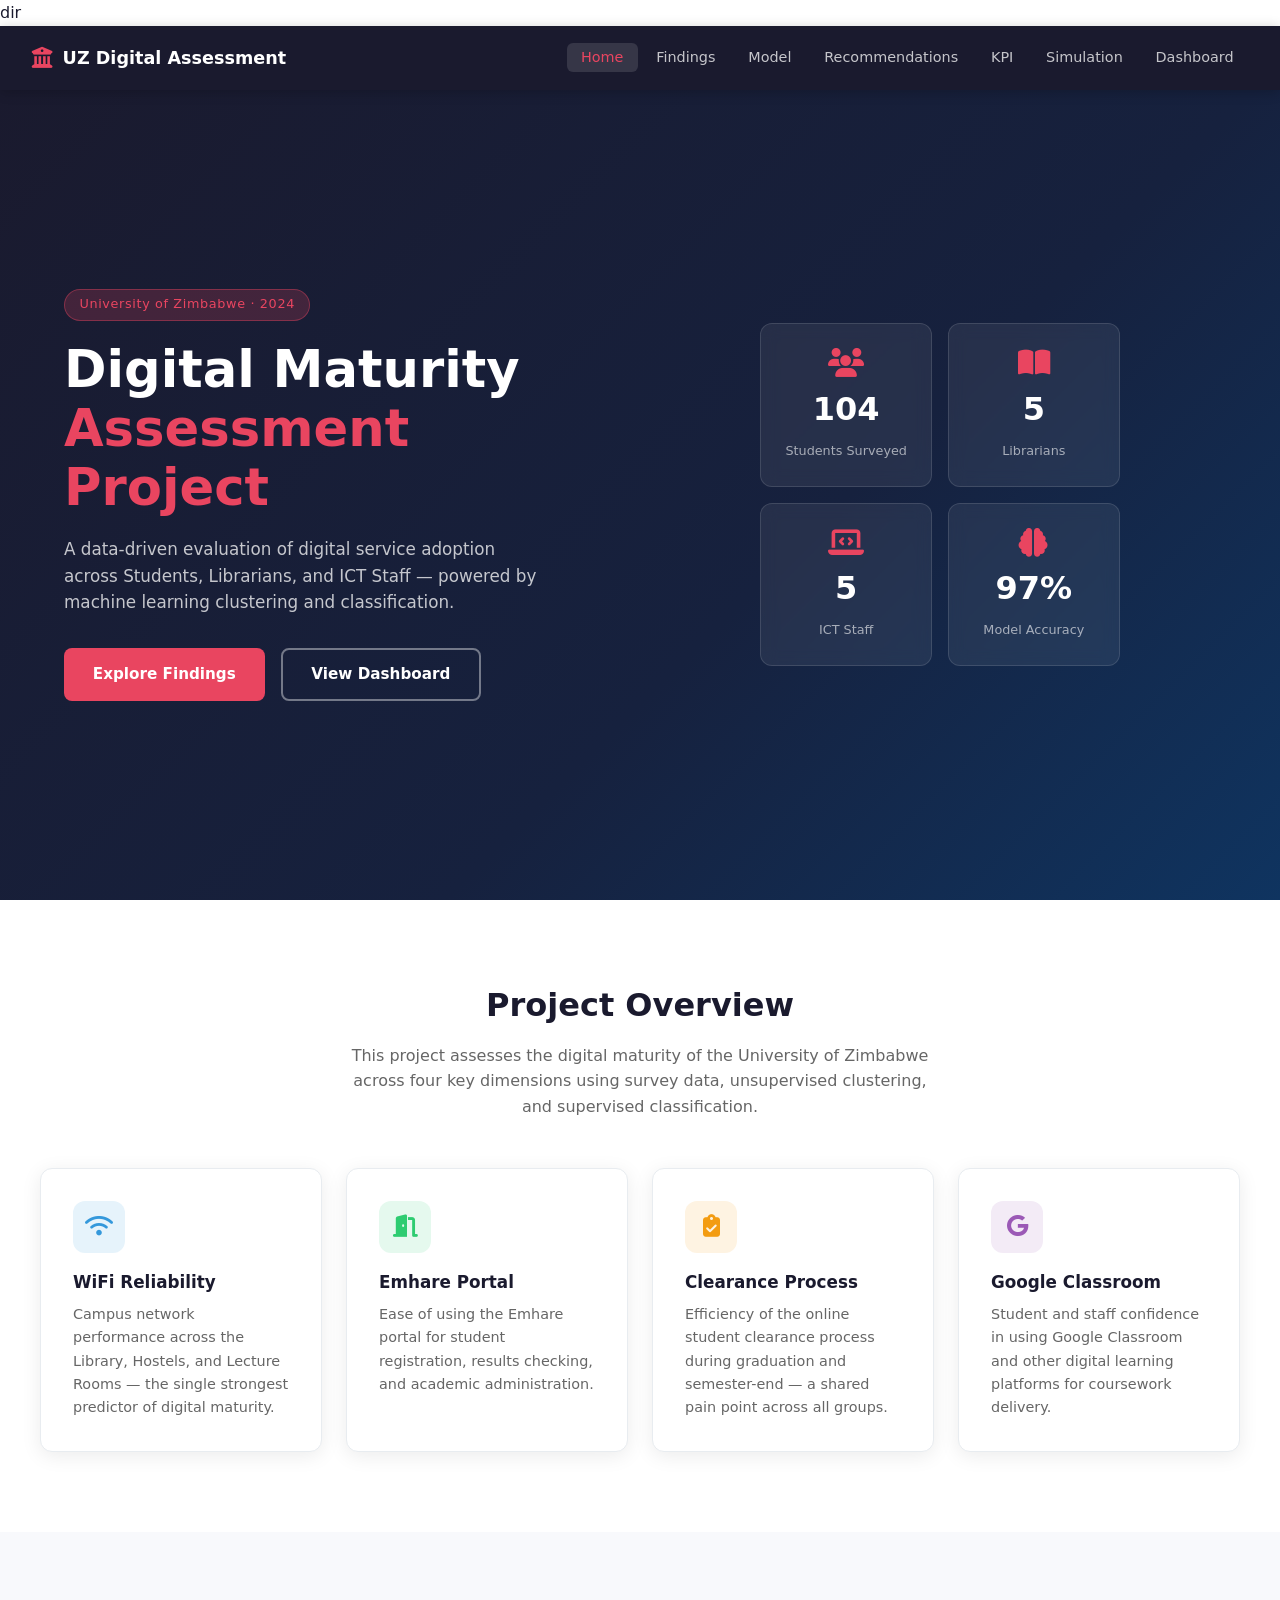
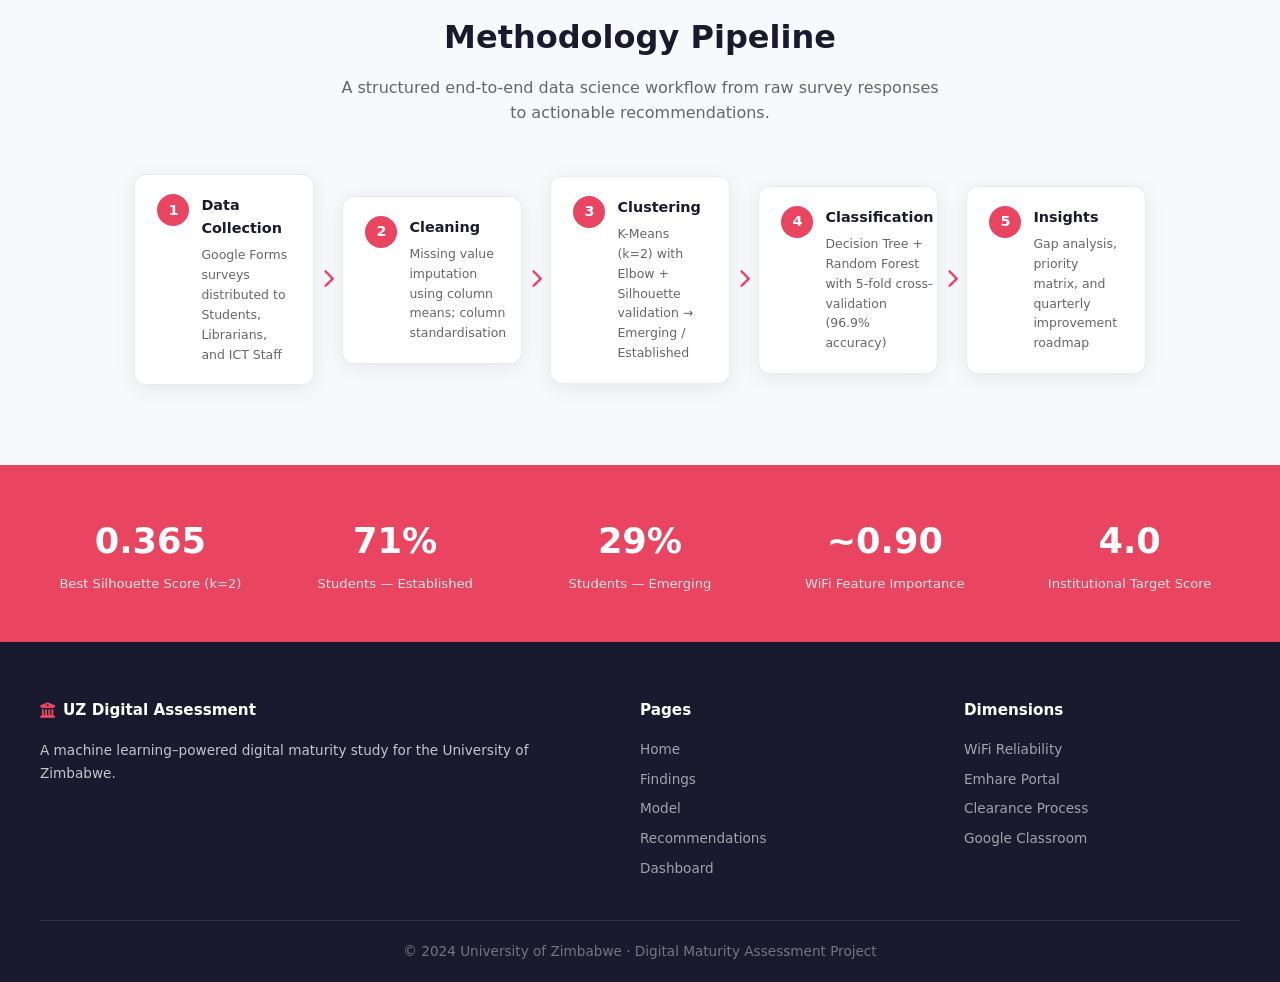
<file: index.html>
dir<!DOCTYPE html>
<html lang="en">
<head>
  <meta charset="UTF-8" />
  <meta name="viewport" content="width=device-width, initial-scale=1.0" />
  <title>UZ Digital Maturity Assessment</title>
  <link rel="stylesheet" href="css/style.css" />
  <link rel="stylesheet" href="https://cdnjs.cloudflare.com/ajax/libs/font-awesome/6.5.0/css/all.min.css" />
</head>
<body>

  <!-- NAV -->
  <nav class="navbar">
    <div class="nav-brand">
      <i class="fas fa-university"></i>
      <span>UZ Digital Assessment</span>
    </div>
    <ul class="nav-links">
      <li><a href="index.html" class="active">Home</a></li>
      <li><a href="findings.html">Findings</a></li>
      <li><a href="model.html">Model</a></li>
      <li><a href="recommendations.html">Recommendations</a></li>
      <li><a href="kpi.html">KPI</a></li>
      <li><a href="simulation.html">Simulation</a></li>
      <li><a href="dashboard.html">Dashboard</a></li>
    </ul>
    <button class="hamburger" id="hamburger"><i class="fas fa-bars"></i></button>
  </nav>

  <!-- HERO -->
  <header class="hero">
    <div class="hero-content">
      <span class="hero-badge">University of Zimbabwe · 2024</span>
      <h1>Digital Maturity<br /><span class="accent">Assessment Project</span></h1>
      <p>A data-driven evaluation of digital service adoption across Students, Librarians, and ICT Staff — powered by machine learning clustering and classification.</p>
      <div class="hero-btns">
        <a href="findings.html" class="btn btn-primary">Explore Findings</a>
        <a href="dashboard.html" class="btn btn-outline">View Dashboard</a>
      </div>
    </div>
    <div class="hero-visual">
      <div class="stat-cards">
        <div class="stat-card">
          <i class="fas fa-users"></i>
          <span class="stat-num">104</span>
          <span class="stat-label">Students Surveyed</span>
        </div>
        <div class="stat-card">
          <i class="fas fa-book-open"></i>
          <span class="stat-num">5</span>
          <span class="stat-label">Librarians</span>
        </div>
        <div class="stat-card">
          <i class="fas fa-laptop-code"></i>
          <span class="stat-num">5</span>
          <span class="stat-label">ICT Staff</span>
        </div>
        <div class="stat-card">
          <i class="fas fa-brain"></i>
          <span class="stat-num">96.9%</span>
          <span class="stat-label">Model Accuracy</span>
        </div>
      </div>
    </div>
  </header>

  <!-- OVERVIEW SECTION -->
  <section class="section">
    <div class="container">
      <div class="section-header">
        <h2>Project Overview</h2>
        <p>This project assesses the digital maturity of the University of Zimbabwe across four key dimensions using survey data, unsupervised clustering, and supervised classification.</p>
      </div>
      <div class="cards-grid">
        <div class="card">
          <div class="card-icon blue"><i class="fas fa-wifi"></i></div>
          <h3>WiFi Reliability</h3>
          <p>Campus network performance across the Library, Hostels, and Lecture Rooms — the single strongest predictor of digital maturity.</p>
        </div>
        <div class="card">
          <div class="card-icon green"><i class="fas fa-portal-enter fas fa-door-open"></i></div>
          <h3>Emhare Portal</h3>
          <p>Ease of using the Emhare portal for student registration, results checking, and academic administration.</p>
        </div>
        <div class="card">
          <div class="card-icon orange"><i class="fas fa-clipboard-check"></i></div>
          <h3>Clearance Process</h3>
          <p>Efficiency of the online student clearance process during graduation and semester-end — a shared pain point across all groups.</p>
        </div>
        <div class="card">
          <div class="card-icon purple"><i class="fab fa-google"></i></div>
          <h3>Google Classroom</h3>
          <p>Student and staff confidence in using Google Classroom and other digital learning platforms for coursework delivery.</p>
        </div>
      </div>
    </div>
  </section>

  <!-- METHODOLOGY -->
  <section class="section bg-light">
    <div class="container">
      <div class="section-header">
        <h2>Methodology Pipeline</h2>
        <p>A structured end-to-end data science workflow from raw survey responses to actionable recommendations.</p>
      </div>
      <div class="pipeline">
        <div class="pipeline-step">
          <div class="step-num">1</div>
          <div class="step-body">
            <h4>Data Collection</h4>
            <p>Google Forms surveys distributed to Students, Librarians, and ICT Staff</p>
          </div>
        </div>
        <div class="pipeline-arrow"><i class="fas fa-chevron-right"></i></div>
        <div class="pipeline-step">
          <div class="step-num">2</div>
          <div class="step-body">
            <h4>Cleaning</h4>
            <p>Missing value imputation using column means; column standardisation</p>
          </div>
        </div>
        <div class="pipeline-arrow"><i class="fas fa-chevron-right"></i></div>
        <div class="pipeline-step">
          <div class="step-num">3</div>
          <div class="step-body">
            <h4>Clustering</h4>
            <p>K-Means (k=2) with Elbow + Silhouette validation → Emerging / Established</p>
          </div>
        </div>
        <div class="pipeline-arrow"><i class="fas fa-chevron-right"></i></div>
        <div class="pipeline-step">
          <div class="step-num">4</div>
          <div class="step-body">
            <h4>Classification</h4>
            <p>Decision Tree + Random Forest with 5-fold cross-validation (96.9% accuracy)</p>
          </div>
        </div>
        <div class="pipeline-arrow"><i class="fas fa-chevron-right"></i></div>
        <div class="pipeline-step">
          <div class="step-num">5</div>
          <div class="step-body">
            <h4>Insights</h4>
            <p>Gap analysis, priority matrix, and quarterly improvement roadmap</p>
          </div>
        </div>
      </div>
    </div>
  </section>

  <!-- KEY RESULTS STRIP -->
  <section class="results-strip">
    <div class="container">
      <div class="results-grid">
        <div class="result-item">
          <span class="result-num">0.365</span>
          <span class="result-label">Best Silhouette Score (k=2)</span>
        </div>
        <div class="result-item">
          <span class="result-num">71%</span>
          <span class="result-label">Students — Established</span>
        </div>
        <div class="result-item">
          <span class="result-num">29%</span>
          <span class="result-label">Students — Emerging</span>
        </div>
        <div class="result-item">
          <span class="result-num">~0.90</span>
          <span class="result-label">WiFi Feature Importance</span>
        </div>
        <div class="result-item">
          <span class="result-num">4.0</span>
          <span class="result-label">Institutional Target Score</span>
        </div>
      </div>
    </div>
  </section>

  <!-- FOOTER -->
  <footer class="footer">
    <div class="container">
      <div class="footer-grid">
        <div>
          <h4><i class="fas fa-university"></i> UZ Digital Assessment</h4>
          <p>A machine learning–powered digital maturity study for the University of Zimbabwe.</p>
        </div>
        <div>
          <h4>Pages</h4>
          <ul>
            <li><a href="index.html">Home</a></li>
            <li><a href="findings.html">Findings</a></li>
            <li><a href="model.html">Model</a></li>
            <li><a href="recommendations.html">Recommendations</a></li>
            <li><a href="dashboard.html">Dashboard</a></li>
          </ul>
        </div>
        <div>
          <h4>Dimensions</h4>
          <ul>
            <li>WiFi Reliability</li>
            <li>Emhare Portal</li>
            <li>Clearance Process</li>
            <li>Google Classroom</li>
          </ul>
        </div>
      </div>
      <div class="footer-bottom">
        <p>&copy; 2024 University of Zimbabwe · Digital Maturity Assessment Project</p>
      </div>
    </div>
  </footer>

  <script src="js/main.js"></script>
</body>
</html>
</file>
<file: css/style.css>
/* ===== RESET & BASE ===== */
*, *::before, *::after { box-sizing: border-box; margin: 0; padding: 0; }
html { scroll-behavior: smooth; }
body { font-family: 'Segoe UI', system-ui, sans-serif; color: #1a1a2e; background: #fff; line-height: 1.6; }
a { text-decoration: none; color: inherit; }
ul { list-style: none; }
img { max-width: 100%; }

/* ===== VARIABLES ===== */
:root {
  --primary: #1a1a2e;
  --accent: #e94560;
  --blue: #3498db;
  --green: #2ecc71;
  --orange: #f39c12;
  --purple: #9b59b6;
  --red: #e74c3c;
  --light-bg: #f8f9fc;
  --border: #e8ecf0;
  --shadow: 0 4px 20px rgba(0,0,0,0.08);
  --radius: 12px;
}

/* ===== NAVBAR ===== */
.navbar {
  position: sticky; top: 0; z-index: 100;
  display: flex; align-items: center; justify-content: space-between;
  padding: 0 2rem; height: 64px;
  background: #1a1a2e; color: #fff;
  box-shadow: 0 2px 12px rgba(0,0,0,0.2);
}
.nav-brand { display: flex; align-items: center; gap: 0.6rem; font-size: 1.1rem; font-weight: 700; }
.nav-brand i { color: var(--accent); font-size: 1.3rem; }
.nav-links { display: flex; gap: 0.25rem; }
.nav-links a {
  padding: 0.4rem 0.9rem; border-radius: 6px;
  font-size: 0.9rem; color: rgba(255,255,255,0.75);
  transition: all 0.2s;
}
.nav-links a:hover, .nav-links a.active {
  background: rgba(255,255,255,0.12); color: #fff;
}
.nav-links a.active { color: var(--accent); }
.hamburger { display: none; background: none; border: none; color: #fff; font-size: 1.3rem; cursor: pointer; }

/* ===== HERO ===== */
.hero {
  display: flex; align-items: center; justify-content: space-between;
  gap: 3rem; padding: 5rem 4rem;
  background: linear-gradient(135deg, #1a1a2e 0%, #16213e 60%, #0f3460 100%);
  color: #fff; min-height: 90vh;
}
.hero-content { flex: 1; max-width: 560px; }
.hero-badge {
  display: inline-block; padding: 0.3rem 0.9rem;
  background: rgba(233,69,96,0.2); border: 1px solid rgba(233,69,96,0.4);
  border-radius: 20px; font-size: 0.8rem; color: #e94560;
  margin-bottom: 1.2rem; letter-spacing: 0.05em;
}
.hero h1 { font-size: clamp(2rem, 4vw, 3.2rem); font-weight: 800; line-height: 1.15; margin-bottom: 1.2rem; }
.hero h1 .accent { color: var(--accent); }
.hero p { font-size: 1.05rem; color: rgba(255,255,255,0.75); margin-bottom: 2rem; max-width: 480px; }
.hero-btns { display: flex; gap: 1rem; flex-wrap: wrap; }
.btn {
  padding: 0.75rem 1.8rem; border-radius: 8px;
  font-size: 0.95rem; font-weight: 600; cursor: pointer;
  transition: all 0.2s; display: inline-flex; align-items: center; gap: 0.4rem;
}
.btn-primary { background: var(--accent); color: #fff; }
.btn-primary:hover { background: #c73652; transform: translateY(-2px); }
.btn-outline { border: 2px solid rgba(255,255,255,0.4); color: #fff; }
.btn-outline:hover { border-color: #fff; background: rgba(255,255,255,0.1); }

/* STAT CARDS */
.hero-visual { flex: 1; display: flex; justify-content: center; }
.stat-cards { display: grid; grid-template-columns: 1fr 1fr; gap: 1rem; }
.stat-card {
  background: rgba(255,255,255,0.07); border: 1px solid rgba(255,255,255,0.12);
  border-radius: var(--radius); padding: 1.5rem;
  display: flex; flex-direction: column; align-items: center; gap: 0.4rem;
  text-align: center; backdrop-filter: blur(8px);
  transition: transform 0.2s;
}
.stat-card:hover { transform: translateY(-4px); }
.stat-card i { font-size: 1.8rem; color: var(--accent); }
.stat-num { font-size: 2rem; font-weight: 800; color: #fff; }
.stat-label { font-size: 0.8rem; color: rgba(255,255,255,0.6); }

/* ===== PAGE HERO ===== */
.page-hero {
  background: linear-gradient(135deg, #1a1a2e, #0f3460);
  color: #fff; padding: 4rem 2rem; text-align: center;
}
.page-hero h1 { font-size: clamp(1.8rem, 3vw, 2.8rem); font-weight: 800; margin-bottom: 0.75rem; }
.page-hero p { color: rgba(255,255,255,0.7); font-size: 1.05rem; max-width: 600px; margin: 0 auto; }

/* ===== SECTIONS ===== */
.section { padding: 5rem 2rem; }
.bg-light { background: var(--light-bg); }
.container { max-width: 1200px; margin: 0 auto; }
.section-header { text-align: center; margin-bottom: 3rem; }
.section-header h2 { font-size: clamp(1.5rem, 2.5vw, 2.2rem); font-weight: 800; margin-bottom: 0.75rem; }
.section-header p { color: #666; max-width: 600px; margin: 0 auto; }
.mt-2 { margin-top: 2rem; }

/* ===== CARDS GRID ===== */
.cards-grid { display: grid; grid-template-columns: repeat(auto-fit, minmax(240px, 1fr)); gap: 1.5rem; }
.card {
  background: #fff; border: 1px solid var(--border);
  border-radius: var(--radius); padding: 2rem;
  box-shadow: var(--shadow); transition: transform 0.2s, box-shadow 0.2s;
}
.card:hover { transform: translateY(-4px); box-shadow: 0 8px 30px rgba(0,0,0,0.12); }
.card-icon {
  width: 52px; height: 52px; border-radius: 12px;
  display: flex; align-items: center; justify-content: center;
  font-size: 1.4rem; margin-bottom: 1rem;
}
.card-icon.blue { background: rgba(52,152,219,0.12); color: var(--blue); }
.card-icon.green { background: rgba(46,204,113,0.12); color: var(--green); }
.card-icon.orange { background: rgba(243,156,18,0.12); color: var(--orange); }
.card-icon.purple { background: rgba(155,89,182,0.12); color: var(--purple); }
.card h3 { font-size: 1.05rem; font-weight: 700; margin-bottom: 0.5rem; }
.card p { font-size: 0.9rem; color: #666; }

/* ===== PIPELINE ===== */
.pipeline {
  display: flex; align-items: center; flex-wrap: wrap;
  gap: 0.5rem; justify-content: center;
}
.pipeline-step {
  display: flex; align-items: flex-start; gap: 0.75rem;
  background: #fff; border: 1px solid var(--border);
  border-radius: var(--radius); padding: 1.2rem 1.4rem;
  max-width: 180px; box-shadow: var(--shadow);
}
.step-num {
  width: 32px; height: 32px; border-radius: 50%;
  background: var(--accent); color: #fff;
  display: flex; align-items: center; justify-content: center;
  font-weight: 800; font-size: 0.9rem; flex-shrink: 0;
}
.step-body h4 { font-size: 0.9rem; font-weight: 700; margin-bottom: 0.3rem; }
.step-body p { font-size: 0.78rem; color: #666; }
.pipeline-arrow { color: var(--accent); font-size: 1.2rem; }

/* ===== RESULTS STRIP ===== */
.results-strip { background: var(--accent); color: #fff; padding: 3rem 2rem; }
.results-grid { display: grid; grid-template-columns: repeat(auto-fit, minmax(160px, 1fr)); gap: 1.5rem; text-align: center; }
.result-num { display: block; font-size: 2.2rem; font-weight: 800; }
.result-label { display: block; font-size: 0.82rem; opacity: 0.85; margin-top: 0.25rem; }

/* ===== TABLES ===== */
.table-wrap { overflow-x: auto; }
.data-table { width: 100%; border-collapse: collapse; font-size: 0.9rem; }
.data-table th {
  background: var(--primary); color: #fff;
  padding: 0.85rem 1rem; text-align: left; font-weight: 600;
}
.data-table td { padding: 0.8rem 1rem; border-bottom: 1px solid var(--border); }
.data-table tr:hover td { background: var(--light-bg); }

/* ===== BADGES ===== */
.badge {
  display: inline-block; padding: 0.2rem 0.65rem;
  border-radius: 20px; font-size: 0.78rem; font-weight: 600;
}
.badge.red { background: rgba(231,76,60,0.12); color: var(--red); }
.badge.yellow { background: rgba(243,156,18,0.12); color: #d68910; }
.badge.green { background: rgba(46,204,113,0.12); color: #27ae60; }
.badge.blue { background: rgba(52,152,219,0.12); color: var(--blue); }
.badge.purple { background: rgba(155,89,182,0.12); color: var(--purple); }

/* ===== TWO COL ===== */
.two-col { display: grid; grid-template-columns: 1fr 1fr; gap: 3rem; align-items: start; }

/* ===== INSIGHT BOX ===== */
.insight-box {
  display: flex; gap: 1rem; align-items: flex-start;
  background: rgba(52,152,219,0.08); border-left: 4px solid var(--blue);
  border-radius: 0 var(--radius) var(--radius) 0;
  padding: 1.2rem 1.5rem; margin-top: 1.5rem;
}
.insight-box i { color: var(--blue); font-size: 1.3rem; flex-shrink: 0; margin-top: 0.1rem; }
.insight-box p, .insight-box div { font-size: 0.92rem; color: #444; }

/* ===== SCORE BAR CELLS ===== */
.score-bar-cell { display: flex; align-items: center; }
.score-bar {
  height: 22px; border-radius: 4px; background: var(--orange);
  color: #fff; font-size: 0.78rem; font-weight: 700;
  display: flex; align-items: center; padding: 0 0.5rem;
  min-width: 40px;
}
.score-bar.blue { background: var(--blue); }
.score-bar.red { background: var(--red); }

/* ===== MODEL PAGE ===== */
.metrics-grid { display: grid; grid-template-columns: 1fr 1fr; gap: 2rem; }
.metric-card {
  background: #fff; border: 1px solid var(--border);
  border-radius: var(--radius); padding: 2rem; box-shadow: var(--shadow);
}
.metric-card.featured { border-color: var(--accent); box-shadow: 0 4px 20px rgba(233,69,96,0.15); }
.metric-icon { font-size: 2rem; color: var(--accent); margin-bottom: 0.75rem; }
.metric-card h3 { font-size: 1.1rem; font-weight: 700; margin-bottom: 1.2rem; display: flex; align-items: center; gap: 0.5rem; }
.badge-best { background: var(--accent); color: #fff; font-size: 0.7rem; padding: 0.15rem 0.5rem; border-radius: 10px; }
.metric-row { display: flex; align-items: center; gap: 0.75rem; margin-bottom: 0.75rem; font-size: 0.88rem; }
.metric-row span:first-child { width: 110px; color: #666; flex-shrink: 0; }
.metric-bar-wrap { flex: 1; display: flex; align-items: center; gap: 0.5rem; }
.metric-bar { height: 8px; border-radius: 4px; background: var(--accent); }
.metric-bar-wrap span { font-size: 0.82rem; font-weight: 700; color: var(--primary); }

/* FEATURE INSIGHTS */
.feature-insights { display: flex; flex-direction: column; gap: 1.2rem; }
.fi-item { display: flex; gap: 1rem; align-items: flex-start; }
.fi-rank {
  width: 32px; height: 32px; border-radius: 50%;
  display: flex; align-items: center; justify-content: center;
  font-weight: 800; font-size: 0.9rem; color: #fff; flex-shrink: 0;
}
.fi-rank.red { background: var(--red); }
.fi-rank.blue { background: var(--blue); }
.fi-rank.green { background: var(--green); }
.fi-rank.orange { background: var(--orange); }
.fi-item strong { font-size: 0.95rem; }
.fi-item p { font-size: 0.85rem; color: #666; margin-top: 0.2rem; }

/* CONFUSION MATRIX */
.cm-wrap { display: flex; flex-direction: column; align-items: center; gap: 1.5rem; }
.cm-grid {
  display: grid; grid-template-columns: 140px 160px 160px;
  grid-template-rows: 40px 100px 100px;
  gap: 4px;
}
.cm-label-top { display: flex; align-items: center; justify-content: center; font-weight: 600; font-size: 0.85rem; }
.pred-label { background: var(--light-bg); border-radius: 6px; }
.cm-label-side { display: flex; align-items: center; justify-content: flex-end; padding-right: 1rem; font-weight: 600; font-size: 0.85rem; }
.cm-cell {
  display: flex; flex-direction: column; align-items: center; justify-content: center;
  border-radius: 8px; font-size: 2rem; font-weight: 800; gap: 0.2rem;
}
.cm-cell span { font-size: 0.72rem; font-weight: 500; }
.cm-cell.tp { background: rgba(46,204,113,0.2); color: #27ae60; }
.cm-cell.tn { background: rgba(46,204,113,0.2); color: #27ae60; }
.cm-cell.fp { background: rgba(231,76,60,0.12); color: var(--red); }
.cm-cell.fn { background: rgba(231,76,60,0.12); color: var(--red); }
.cm-legend { display: flex; gap: 2rem; font-size: 0.88rem; }
.dot { display: inline-block; width: 10px; height: 10px; border-radius: 50%; margin-right: 0.4rem; }
.tp-dot { background: #27ae60; }
.fn-dot { background: var(--red); }

/* WEIGHTS DISPLAY */
.weights-display { display: flex; justify-content: center; gap: 3rem; flex-wrap: wrap; margin: 2rem 0; }
.weight-item { display: flex; flex-direction: column; align-items: center; gap: 0.75rem; }
.weight-circle {
  width: 90px; height: 90px; border-radius: 50%;
  background: conic-gradient(var(--color) calc(var(--pct) * 3.6deg), #e8ecf0 0);
  display: flex; align-items: center; justify-content: center;
  font-size: 1.1rem; font-weight: 800; color: var(--primary);
  position: relative;
}
.weight-circle::before {
  content: ''; position: absolute;
  width: 64px; height: 64px; border-radius: 50%; background: #fff;
}
.weight-circle span { position: relative; z-index: 1; }
.weight-item span { font-size: 0.82rem; font-weight: 600; color: #555; text-align: center; }

/* ===== RECOMMENDATIONS PAGE ===== */
.priority-matrix {
  display: grid; grid-template-columns: 1fr 1fr;
  grid-template-rows: 1fr 1fr; gap: 1.5rem;
}
.quadrant {
  border-radius: var(--radius); padding: 1.8rem;
  border: 1px solid var(--border);
}
.q1 { background: rgba(46,204,113,0.06); border-color: rgba(46,204,113,0.3); }
.q2 { background: rgba(52,152,219,0.06); border-color: rgba(52,152,219,0.3); }
.q3 { background: rgba(243,156,18,0.06); border-color: rgba(243,156,18,0.3); }
.q4 { background: rgba(189,195,199,0.1); border-color: #ddd; }
.quadrant h4 { font-size: 1rem; font-weight: 700; margin-bottom: 0.25rem; display: flex; align-items: center; gap: 0.5rem; }
.q1 h4 i { color: var(--green); }
.q2 h4 i { color: var(--blue); }
.q3 h4 i { color: var(--orange); }
.q4 h4 i { color: #999; }
.q-sub { font-size: 0.78rem; color: #888; margin-bottom: 1rem; }
.quadrant ul { display: flex; flex-direction: column; gap: 0.5rem; }
.quadrant li { font-size: 0.88rem; display: flex; align-items: center; gap: 0.5rem; }
.quadrant li i { font-size: 0.75rem; color: var(--green); }
.q4 li i { color: #aaa; }

.rec-list { display: flex; flex-direction: column; gap: 1.5rem; }
.rec-card {
  background: #fff; border-radius: var(--radius);
  border-left: 5px solid #ddd; box-shadow: var(--shadow);
  overflow: hidden;
}
.rec-card.critical { border-left-color: var(--red); }
.rec-card.high { border-left-color: var(--blue); }
.rec-card.medium { border-left-color: var(--orange); }
.rec-header {
  display: flex; align-items: center; gap: 1.2rem;
  padding: 1.5rem 1.8rem; border-bottom: 1px solid var(--border);
}
.rec-icon {
  width: 48px; height: 48px; border-radius: 10px;
  background: rgba(231,76,60,0.1); color: var(--red);
  display: flex; align-items: center; justify-content: center;
  font-size: 1.3rem; flex-shrink: 0;
}
.blue-icon { background: rgba(52,152,219,0.1); color: var(--blue); }
.green-icon { background: rgba(46,204,113,0.1); color: var(--green); }
.orange-icon { background: rgba(243,156,18,0.1); color: var(--orange); }
.purple-icon { background: rgba(155,89,182,0.1); color: var(--purple); }
.rec-tag {
  display: inline-block; padding: 0.15rem 0.6rem;
  border-radius: 20px; font-size: 0.72rem; font-weight: 700;
  margin-bottom: 0.3rem;
}
.critical-tag { background: rgba(231,76,60,0.12); color: var(--red); }
.high-tag { background: rgba(52,152,219,0.12); color: var(--blue); }
.medium-tag { background: rgba(243,156,18,0.12); color: #d68910; }
.rec-header h3 { font-size: 1rem; font-weight: 700; }
.rec-body { padding: 1.5rem 1.8rem; display: flex; flex-direction: column; gap: 1rem; }
.rec-finding { background: var(--light-bg); border-radius: 8px; padding: 0.9rem 1.1rem; font-size: 0.88rem; color: #555; }
.rec-actions h4 { font-size: 0.88rem; font-weight: 700; margin-bottom: 0.5rem; }
.rec-actions ul { display: flex; flex-direction: column; gap: 0.4rem; padding-left: 1rem; list-style: disc; }
.rec-actions li { font-size: 0.88rem; color: #555; }
.rec-target {
  display: flex; align-items: center; gap: 0.6rem;
  background: rgba(46,204,113,0.08); border-radius: 8px;
  padding: 0.75rem 1rem; font-size: 0.88rem;
}
.rec-target i { color: var(--green); }
.roadmap-table td, .roadmap-table th { font-size: 0.85rem; }
.red-text { color: var(--red); }

/* ===== DASHBOARD PAGE ===== */
.kpi-grid { display: grid; grid-template-columns: repeat(auto-fit, minmax(180px, 1fr)); gap: 1.2rem; }
.kpi-card {
  background: #fff; border: 1px solid var(--border);
  border-radius: var(--radius); padding: 1.4rem;
  display: flex; align-items: center; gap: 1rem;
  box-shadow: var(--shadow);
}
.kpi-icon { font-size: 1.8rem; }
.kpi-icon.blue { color: var(--blue); }
.kpi-icon.green { color: var(--green); }
.kpi-icon.red { color: var(--red); }
.kpi-icon.orange { color: var(--orange); }
.kpi-icon.purple { color: var(--purple); }
.kpi-icon.yellow { color: #f1c40f; }
.kpi-num { display: block; font-size: 1.6rem; font-weight: 800; }
.kpi-label { display: block; font-size: 0.78rem; color: #888; }

.dash-row { display: grid; grid-template-columns: repeat(3, 1fr); gap: 1.5rem; }
.dash-panel {
  background: #fff; border: 1px solid var(--border);
  border-radius: var(--radius); padding: 1.5rem;
  box-shadow: var(--shadow);
}
.dash-panel.wide { grid-column: span 2; }
.panel-title { font-size: 0.95rem; font-weight: 700; margin-bottom: 1rem; color: var(--primary); }
.radar-wrap { max-width: 500px; margin: 0 auto; }

/* ===== FOOTER ===== */
.footer { background: #1a1a2e; color: rgba(255,255,255,0.75); padding: 3.5rem 2rem 0; }
.footer-grid { display: grid; grid-template-columns: 2fr 1fr 1fr; gap: 3rem; max-width: 1200px; margin: 0 auto; padding-bottom: 2.5rem; }
.footer h4 { color: #fff; font-size: 0.95rem; margin-bottom: 1rem; display: flex; align-items: center; gap: 0.5rem; }
.footer h4 i { color: var(--accent); }
.footer p { font-size: 0.85rem; line-height: 1.7; }
.footer ul { display: flex; flex-direction: column; gap: 0.5rem; }
.footer ul li, .footer ul a { font-size: 0.85rem; color: rgba(255,255,255,0.6); transition: color 0.2s; }
.footer ul a:hover { color: var(--accent); }
.footer-bottom {
  border-top: 1px solid rgba(255,255,255,0.1);
  padding: 1.2rem 0; text-align: center;
  font-size: 0.82rem; color: rgba(255,255,255,0.4);
  max-width: 1200px; margin: 0 auto;
}

/* ===== RESPONSIVE ===== */
@media (max-width: 900px) {
  .hero { flex-direction: column; padding: 3rem 2rem; min-height: auto; text-align: center; }
  .hero p { margin: 0 auto 2rem; }
  .hero-btns { justify-content: center; }
  .two-col { grid-template-columns: 1fr; }
  .metrics-grid { grid-template-columns: 1fr; }
  .priority-matrix { grid-template-columns: 1fr; }
  .dash-row { grid-template-columns: 1fr; }
  .dash-panel.wide { grid-column: span 1; }
  .footer-grid { grid-template-columns: 1fr; gap: 2rem; }
  .pipeline { flex-direction: column; align-items: stretch; }
  .pipeline-arrow { transform: rotate(90deg); align-self: center; }
  .pipeline-step { max-width: 100%; }
}
@media (max-width: 640px) {
  .nav-links { display: none; flex-direction: column; position: absolute; top: 64px; left: 0; right: 0; background: #1a1a2e; padding: 1rem; gap: 0.25rem; }
  .nav-links.open { display: flex; }
  .hamburger { display: block; }
  .stat-cards { grid-template-columns: 1fr 1fr; }
  .cm-grid { grid-template-columns: 100px 130px 130px; }
  .weights-display { gap: 1.5rem; }
}

/* ===== KPI PAGE ===== */
.kpi-table td { vertical-align: middle; }
.dim-cell { display: flex; align-items: center; gap: 0.5rem; }
.dim-dot { width: 10px; height: 10px; border-radius: 50%; flex-shrink: 0; }
.score-pill {
  display: inline-block; padding: 0.25rem 0.7rem;
  background: color-mix(in srgb, var(--c) 12%, white);
  color: var(--c); border-radius: 20px;
  font-weight: 700; font-size: 0.85rem;
}
.kpi-target { display: flex; align-items: flex-start; gap: 0.5rem; font-size: 0.88rem; }
.kpi-target i { margin-top: 0.15rem; flex-shrink: 0; }
.owner-tag {
  display: inline-block; padding: 0.2rem 0.6rem;
  border-radius: 6px; font-size: 0.78rem; font-weight: 600;
}
.blue-tag   { background: rgba(52,152,219,0.12); color: var(--blue); }
.red-tag    { background: rgba(231,76,60,0.12);  color: var(--red); }
.green-tag  { background: rgba(46,204,113,0.12); color: #27ae60; }
.orange-tag { background: rgba(243,156,18,0.12); color: #d68910; }
.critical-row { background: rgba(231,76,60,0.03); }

.gauge-grid { display: grid; grid-template-columns: repeat(auto-fit, minmax(220px, 1fr)); gap: 1.5rem; }
.gauge-card {
  background: #fff; border: 1px solid var(--border);
  border-radius: var(--radius); padding: 1.5rem;
  text-align: center; box-shadow: var(--shadow);
}
.gauge-card.critical-gauge { border-color: rgba(231,76,60,0.3); }
.gauge-card h4 { font-size: 0.95rem; font-weight: 700; margin: 0.75rem 0 0.25rem; }
.gauge-sub { font-size: 0.8rem; color: #888; margin-bottom: 0.75rem; }
.progress-bar-wrap {
  height: 8px; background: #eee; border-radius: 4px; overflow: hidden; margin-bottom: 0.4rem;
}
.progress-bar-fill { height: 100%; border-radius: 4px; transition: width 1s ease; }
.progress-pct { font-size: 0.78rem; color: #666; font-weight: 600; }

.timeline { display: flex; flex-direction: column; gap: 0; max-width: 700px; margin: 0 auto; }
.tl-item { display: flex; gap: 1.2rem; padding-bottom: 2rem; position: relative; }
.tl-item:not(:last-child)::before {
  content: ''; position: absolute; left: 9px; top: 22px;
  width: 2px; height: calc(100% - 10px); background: var(--border);
}
.tl-dot { width: 20px; height: 20px; border-radius: 50%; flex-shrink: 0; margin-top: 2px; }
.tl-body { flex: 1; }
.tl-when {
  display: inline-block; font-size: 0.72rem; font-weight: 700;
  text-transform: uppercase; letter-spacing: 0.08em;
  color: #888; margin-bottom: 0.3rem;
}
.tl-body h4 { font-size: 0.95rem; font-weight: 700; margin-bottom: 0.3rem; }
.tl-body p { font-size: 0.85rem; color: #666; }

/* ===== SIMULATION PAGE ===== */
.sim-hero { background: linear-gradient(135deg, #0f3460, #533483); }
.sim-question-box {
  display: flex; gap: 1.5rem; align-items: flex-start;
  background: linear-gradient(135deg, rgba(52,152,219,0.06), rgba(155,89,182,0.06));
  border: 1px solid rgba(52,152,219,0.2);
  border-radius: var(--radius); padding: 2rem;
}
.sim-q-icon {
  width: 56px; height: 56px; border-radius: 14px;
  background: linear-gradient(135deg, var(--blue), var(--purple));
  color: #fff; display: flex; align-items: center; justify-content: center;
  font-size: 1.5rem; flex-shrink: 0;
}
.sim-question-box h2 { font-size: 1.3rem; margin-bottom: 0.5rem; }
.sim-question-box p { font-size: 0.92rem; color: #555; }

.cluster-legend { display: grid; grid-template-columns: repeat(auto-fit, minmax(220px, 1fr)); gap: 1rem; margin-bottom: 2rem; }
.cl-item {
  display: flex; gap: 0.75rem; align-items: flex-start;
  background: #fff; border: 1px solid var(--border);
  border-radius: var(--radius); padding: 1.2rem;
  box-shadow: var(--shadow);
}
.cl-dot {
  width: 14px; height: 14px; border-radius: 50%;
  background: var(--c); flex-shrink: 0; margin-top: 4px;
}
.cl-item strong { font-size: 0.95rem; display: block; margin-bottom: 0.25rem; }
.cl-item p { font-size: 0.82rem; color: #666; }

.model-accuracy-strip {
  display: grid; grid-template-columns: repeat(auto-fit, minmax(160px, 1fr));
  gap: 1rem; background: var(--primary); border-radius: var(--radius);
  padding: 1.5rem; color: #fff;
}
.ma-item { display: flex; align-items: center; gap: 0.75rem; }
.ma-item i { font-size: 1.5rem; }
.ma-num { display: block; font-size: 1.4rem; font-weight: 800; }
.ma-label { display: block; font-size: 0.75rem; color: rgba(255,255,255,0.6); }

.sim-controls {
  background: var(--light-bg); border-radius: var(--radius);
  padding: 1.5rem 2rem; text-align: center;
}
.sim-controls label { font-size: 1rem; font-weight: 600; display: block; margin-bottom: 0.75rem; }
.sim-controls input[type=range] {
  width: 60%; max-width: 400px; accent-color: var(--accent);
  height: 6px; cursor: pointer;
}
.slider-hint { font-size: 0.82rem; color: #888; margin-top: 0.5rem; }

.chart-caption { text-align: center; font-size: 0.82rem; color: #888; margin-top: 0.75rem; }

.shift-table-wrap { overflow-x: auto; }

.conclusion-grid { display: grid; grid-template-columns: repeat(auto-fit, minmax(240px, 1fr)); gap: 1.5rem; }
.conclusion-card {
  background: #fff; border: 1px solid var(--border);
  border-radius: var(--radius); padding: 1.8rem;
  box-shadow: var(--shadow);
}
.cc-num {
  width: 36px; height: 36px; border-radius: 50%;
  color: #fff; font-weight: 800; font-size: 1rem;
  display: flex; align-items: center; justify-content: center;
  margin-bottom: 1rem;
}
.conclusion-card h4 { font-size: 0.95rem; font-weight: 700; margin-bottom: 0.5rem; }
.conclusion-card p { font-size: 0.85rem; color: #666; }
.green-text { color: #27ae60; }
</file>
